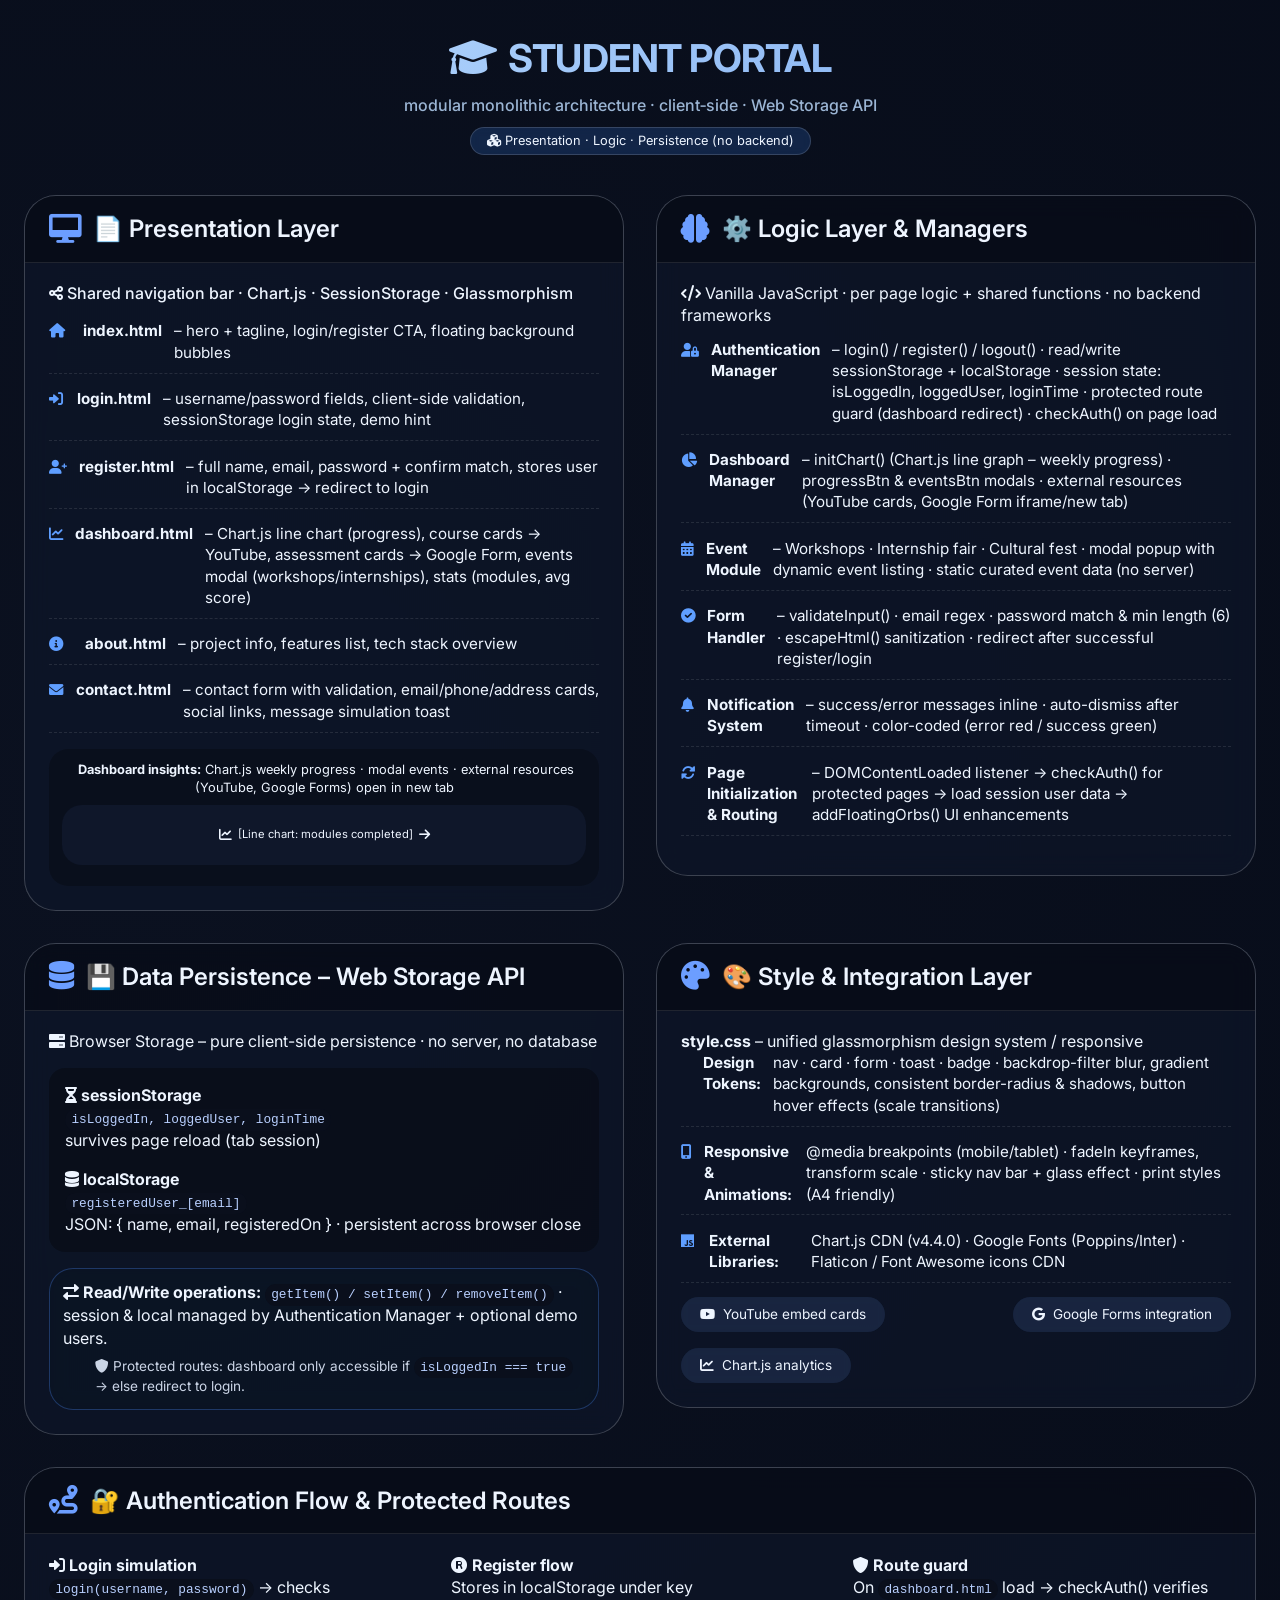
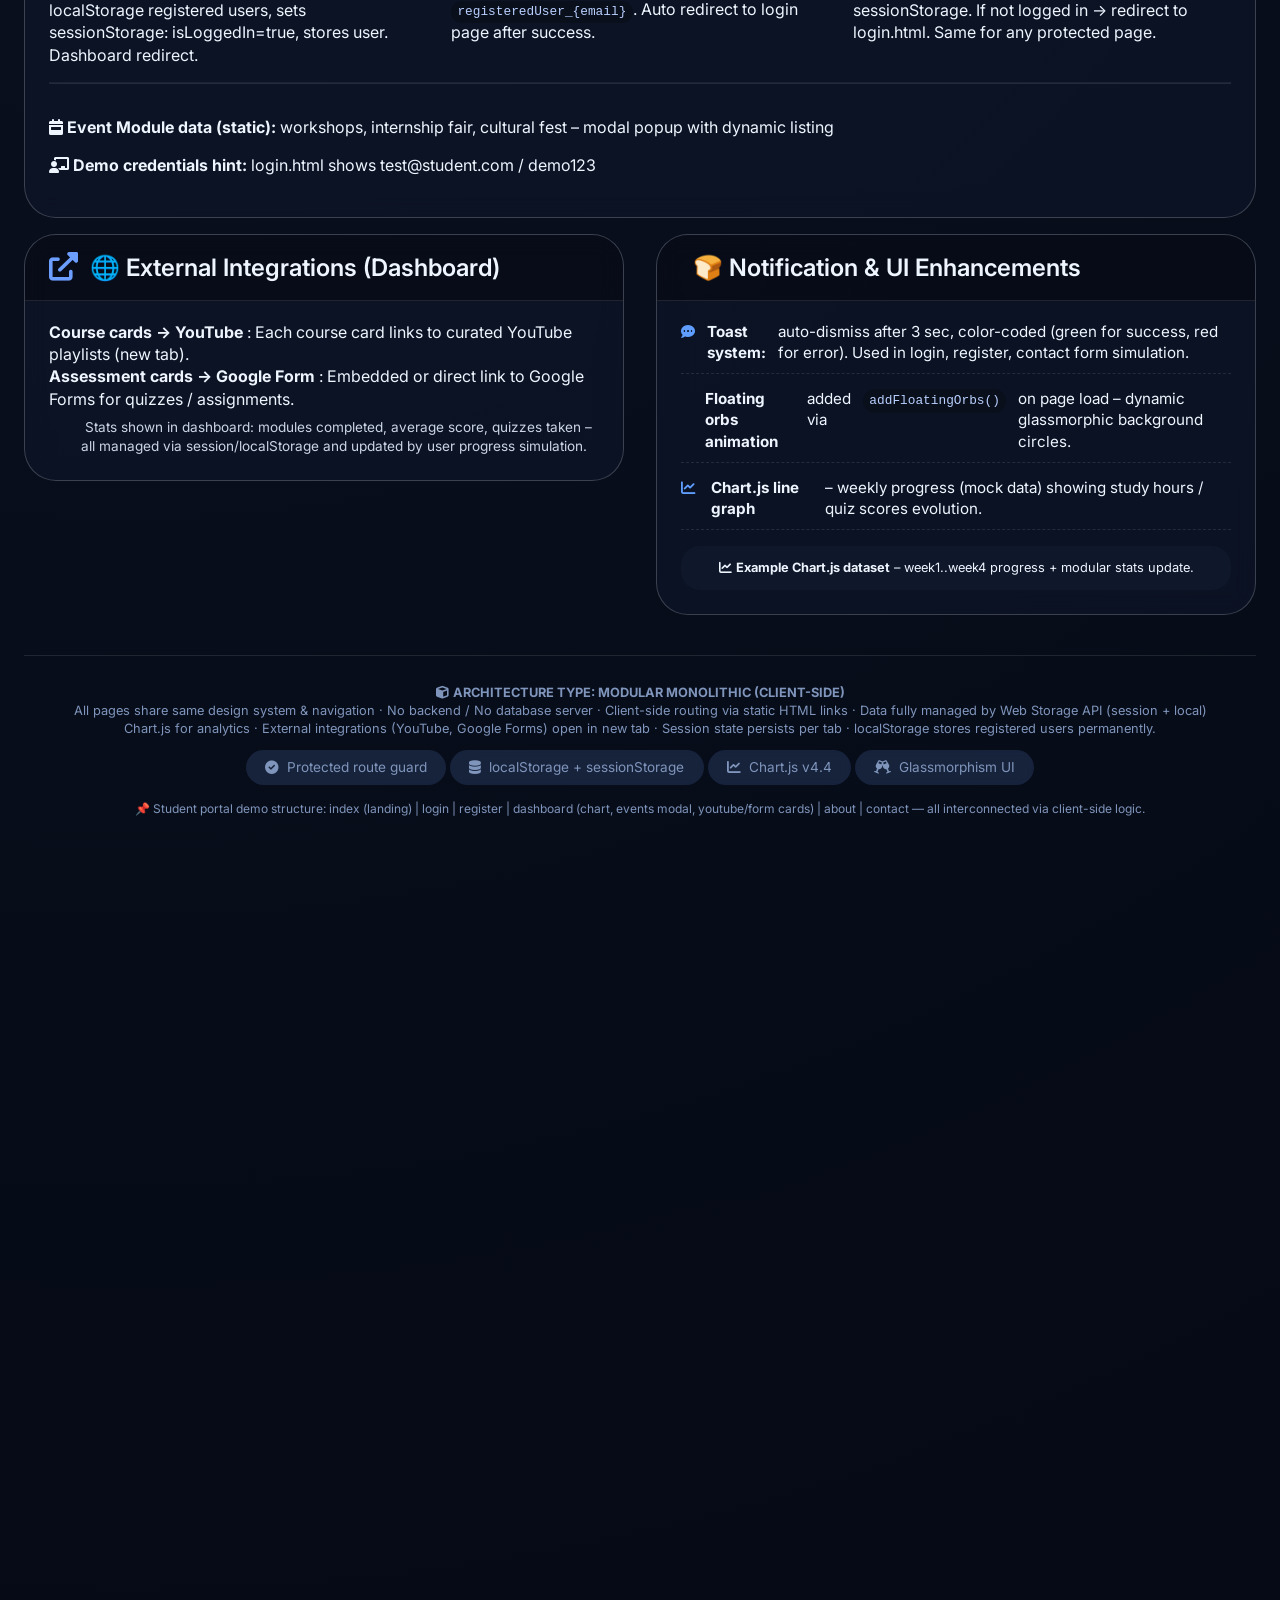
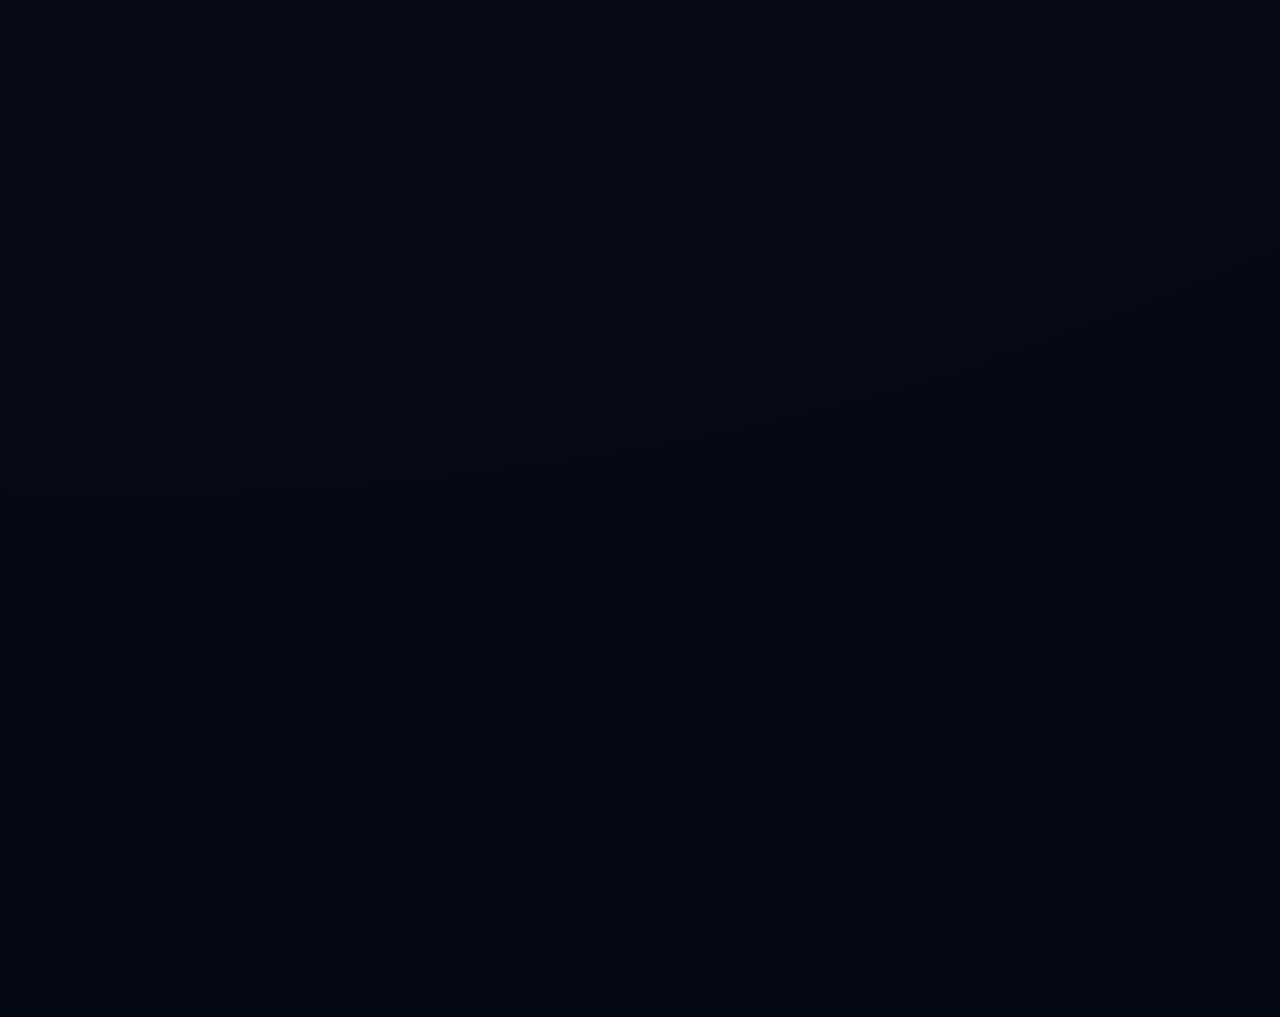
<file: diagram.html>
<!DOCTYPE html>
<html lang="en">
<head>
    <meta charset="UTF-8">
    <meta name="viewport" content="width=device-width, initial-scale=1.0, user-scalable=yes">
    <title>Student Portal Architecture | Modular Monolithic Diagram</title>
    <!-- Google Fonts + Font Awesome (clean icons) -->
    <link href="https://fonts.googleapis.com/css2?family=Inter:opsz,wght@14..32,300;14..32,400;14..32,500;14..32,600;14..32,700&display=swap" rel="stylesheet">
    <link rel="stylesheet" href="https://cdnjs.cloudflare.com/ajax/libs/font-awesome/6.0.0-beta3/css/all.min.css">
    <style>
        * {
            margin: 0;
            padding: 0;
            box-sizing: border-box;
        }

        body {
            background: radial-gradient(circle at 10% 20%, #0b1120, #030712);
            font-family: 'Inter', sans-serif;
            color: #eef5ff;
            padding: 2rem 1.5rem;
            line-height: 1.4;
        }

        /* main container */
        .arch-container {
            max-width: 1400px;
            margin: 0 auto;
        }

        /* header / title area */
        .hero-title {
            text-align: center;
            margin-bottom: 2.5rem;
        }
        .hero-title h1 {
            font-size: 2.4rem;
            font-weight: 700;
            background: linear-gradient(135deg, #C0E0FF, #7aa9f0);
            -webkit-background-clip: text;
            background-clip: text;
            color: transparent;
            letter-spacing: -0.5px;
        }
        .hero-title p {
            color: #9bb5d4;
            margin-top: 0.5rem;
            font-weight: 500;
        }
        .badge-arch {
            background: rgba(59,130,246,0.2);
            backdrop-filter: blur(4px);
            padding: 0.25rem 1rem;
            border-radius: 40px;
            display: inline-block;
            font-size: 0.8rem;
            margin-top: 0.7rem;
            border: 1px solid rgba(255,255,255,0.15);
        }

        /* LAYOUT: two column structure (presentation + logic/storage) */
        .arch-grid {
            display: grid;
            grid-template-columns: 1fr 1fr;
            gap: 2rem;
            margin-bottom: 2rem;
        }
        @media (max-width: 880px) {
            .arch-grid {
                grid-template-columns: 1fr;
                gap: 1.8rem;
            }
        }

        /* glass card modules */
        .glass-module {
            background: rgba(15, 25, 45, 0.55);
            backdrop-filter: blur(12px);
            border-radius: 2rem;
            border: 1px solid rgba(255,255,255,0.2);
            overflow: hidden;
            transition: transform 0.2s ease;
            height: fit-content;
        }
        .glass-module:hover {
            transform: translateY(-3px);
            border-color: rgba(100, 160, 255, 0.4);
        }
        .module-header {
            background: rgba(0, 0, 0, 0.35);
            padding: 1rem 1.5rem;
            border-bottom: 1px solid rgba(255,255,255,0.1);
            display: flex;
            align-items: center;
            gap: 12px;
        }
        .module-header i {
            font-size: 1.8rem;
            color: #6c9eff;
        }
        .module-header h2 {
            font-size: 1.5rem;
            font-weight: 600;
        }
        .module-body {
            padding: 1.2rem 1.5rem 1.5rem;
        }
        .feature-list {
            list-style: none;
        }
        .feature-list li {
            margin-bottom: 0.9rem;
            display: flex;
            align-items: baseline;
            gap: 12px;
            font-size: 0.95rem;
            border-bottom: 1px dashed rgba(255,255,255,0.1);
            padding-bottom: 0.6rem;
        }
        .feature-list li i {
            width: 24px;
            color: #5f9eff;
            font-size: 0.9rem;
            margin-top: 2px;
        }
        .sub-group {
            margin-left: 2rem;
            margin-top: 0.5rem;
            font-size: 0.85rem;
            color: #cbd5e6;
        }
        .tag {
            background: rgba(0,0,0,0.45);
            border-radius: 20px;
            padding: 0.2rem 0.8rem;
            font-size: 0.7rem;
            font-weight: 500;
            display: inline-block;
            margin-left: 8px;
            letter-spacing: 0.3px;
        }

        /* data persistence card */
        .storage-card {
            background: rgba(10, 20, 35, 0.7);
            backdrop-filter: blur(12px);
            border-radius: 1.5rem;
            border: 1px solid rgba(80, 140, 255, 0.3);
            margin-top: 1rem;
        }
        .inline-code {
            font-family: monospace;
            background: #0a0f1c;
            padding: 0.2rem 0.4rem;
            border-radius: 12px;
            font-size: 0.8rem;
            color: #b9d0ff;
        }

        /* external libraries & style row */
        .info-row {
            display: flex;
            flex-wrap: wrap;
            gap: 1rem;
            margin: 2rem 0 1rem;
            justify-content: space-between;
            align-items: center;
        }
        .tech-badge {
            background: rgba(30, 45, 75, 0.7);
            border-radius: 60px;
            padding: 0.5rem 1.2rem;
            font-size: 0.85rem;
            display: inline-flex;
            align-items: center;
            gap: 8px;
            backdrop-filter: blur(4px);
        }
        hr {
            border-color: rgba(255,255,255,0.1);
            margin: 1rem 0;
        }

        /* footer note */
        .arch-footer {
            text-align: center;
            margin-top: 2.5rem;
            font-size: 0.8rem;
            color: #7f95bb;
            border-top: 1px solid rgba(255,255,255,0.1);
            padding-top: 1.8rem;
        }

        /* dashboard preview mini */
        .dashboard-preview {
            background: rgba(0,0,0,0.25);
            border-radius: 1.2rem;
            margin-top: 1rem;
            padding: 0.8rem;
            text-align: center;
            font-size: 0.8rem;
        }
        .mini-chart-placeholder {
            background: #0f172a;
            border-radius: 20px;
            height: 60px;
            margin: 8px 0;
            display: flex;
            align-items: center;
            justify-content: center;
            gap: 6px;
        }
    </style>
</head>
<body>
<div class="arch-container">
    <div class="hero-title">
        <h1><i class="fas fa-graduation-cap" style="margin-right: 12px;"></i>STUDENT PORTAL</h1>
        <p>modular monolithic architecture · client‑side · Web Storage API</p>
        <div class="badge-arch"><i class="fas fa-cubes"></i> Presentation · Logic · Persistence (no backend)</div>
    </div>

    <!-- GRID: left column (presentation layer) + right column (logic + data) -->
    <div class="arch-grid">
        <!-- LEFT: PRESENTATION LAYER (HTML PAGES) -->
        <div class="glass-module">
            <div class="module-header">
                <i class="fas fa-desktop"></i>
                <h2>📄 Presentation Layer</h2>
            </div>
            <div class="module-body">
                <p style="margin-bottom: 1rem; font-weight: 500;"><i class="fas fa-share-alt"></i> Shared navigation bar · Chart.js · SessionStorage · Glassmorphism</p>
                <ul class="feature-list">
                    <li><i class="fas fa-home"></i> <strong>index.html</strong> – hero + tagline, login/register CTA, floating background bubbles</li>
                    <li><i class="fas fa-sign-in-alt"></i> <strong>login.html</strong> – username/password fields, client-side validation, sessionStorage login state, demo hint</li>
                    <li><i class="fas fa-user-plus"></i> <strong>register.html</strong> – full name, email, password + confirm match, stores user in localStorage → redirect to login</li>
                    <li><i class="fas fa-chart-line"></i> <strong>dashboard.html</strong> – Chart.js line chart (progress), course cards → YouTube, assessment cards → Google Form, events modal (workshops/internships), stats (modules, avg score)</li>
                    <li><i class="fas fa-info-circle"></i> <strong>about.html</strong> – project info, features list, tech stack overview</li>
                    <li><i class="fas fa-envelope"></i> <strong>contact.html</strong> – contact form with validation, email/phone/address cards, social links, message simulation toast</li>
                </ul>
                <div class="dashboard-preview">
                    <i class="fas fa-chart-simple"></i> <strong>Dashboard insights:</strong> Chart.js weekly progress · modal events · external resources (YouTube, Google Forms) open in new tab
                    <div class="mini-chart-placeholder">
                        <i class="fas fa-chart-line"></i> <span style="font-size:0.7rem;">[Line chart: modules completed]</span> <i class="fas fa-arrow-right"></i>
                    </div>
                </div>
            </div>
        </div>

        <!-- RIGHT: LOGIC LAYER + MODULES -->
        <div class="glass-module">
            <div class="module-header">
                <i class="fas fa-brain"></i>
                <h2>⚙️ Logic Layer & Managers</h2>
            </div>
            <div class="module-body">
                <p style="margin-bottom: 12px;"><i class="fas fa-code"></i> Vanilla JavaScript · per page logic + shared functions · no backend frameworks</p>
                <ul class="feature-list">
                    <li><i class="fas fa-user-lock"></i> <strong>Authentication Manager</strong> – login() / register() / logout() · read/write sessionStorage + localStorage · session state: isLoggedIn, loggedUser, loginTime · protected route guard (dashboard redirect) · checkAuth() on page load</li>
                    <li><i class="fas fa-chart-pie"></i> <strong>Dashboard Manager</strong> – initChart() (Chart.js line graph – weekly progress) · progressBtn & eventsBtn modals · external resources (YouTube cards, Google Form iframe/new tab)</li>
                    <li><i class="fas fa-calendar-alt"></i> <strong>Event Module</strong> – Workshops · Internship fair · Cultural fest · modal popup with dynamic event listing · static curated event data (no server)</li>
                    <li><i class="fas fa-check-circle"></i> <strong>Form Handler</strong> – validateInput() · email regex · password match & min length (6) · escapeHtml() sanitization · redirect after successful register/login</li>
                    <li><i class="fas fa-bell"></i> <strong>Notification System</strong> – success/error messages inline · auto-dismiss after timeout · color-coded (error red / success green)</li>
                    <li><i class="fas fa-sync-alt"></i> <strong>Page Initialization & Routing</strong> – DOMContentLoaded listener → checkAuth() for protected pages → load session user data → addFloatingOrbs() UI enhancements</li>
                </ul>
            </div>
        </div>
    </div>

    <!-- SECOND ROW: Data Persistence + Style/Integration + external integrations -->
    <div class="arch-grid" style="margin-top: 0;">
        <!-- Web Storage & Persistence -->
        <div class="glass-module">
            <div class="module-header">
                <i class="fas fa-database"></i>
                <h2>💾 Data Persistence – Web Storage API</h2>
            </div>
            <div class="module-body">
                <p><i class="fas fa-server"></i> Browser Storage – pure client-side persistence · no server, no database</p>
                <div style="background: rgba(0,0,0,0.3); border-radius: 1rem; padding: 1rem; margin: 1rem 0;">
                    <div style="display: flex; gap: 1rem; flex-wrap: wrap;">
                        <div><i class="fas fa-hourglass-half"></i> <strong>sessionStorage</strong><br><span class="inline-code">isLoggedIn, loggedUser, loginTime</span><br>survives page reload (tab session)</div>
                        <div><i class="fas fa-database"></i> <strong>localStorage</strong><br><span class="inline-code">registeredUser_[email]</span><br>JSON: { name, email, registeredOn } · persistent across browser close</div>
                    </div>
                </div>
                <div class="storage-card" style="padding: 0.8rem; margin-top: 5px;">
                    <i class="fas fa-exchange-alt"></i> <strong>Read/Write operations:</strong> <span class="inline-code">getItem() / setItem() / removeItem()</span> · session & local managed by Authentication Manager + optional demo users.
                    <div class="sub-group"><i class="fas fa-shield-alt"></i> Protected routes: dashboard only accessible if <span class="inline-code">isLoggedIn === true</span> → else redirect to login.</div>
                </div>
            </div>
        </div>

        <!-- Style & Integration + external libraries / chart.js -->
        <div class="glass-module">
            <div class="module-header">
                <i class="fas fa-palette"></i>
                <h2>🎨 Style & Integration Layer</h2>
            </div>
            <div class="module-body">
                <p><strong>style.css</strong> – unified glassmorphism design system / responsive</p>
                <ul class="feature-list">
                    <li><i class="fas fa-blur"></i> <strong>Design Tokens:</strong> nav · card · form · toast · badge · backdrop-filter blur, gradient backgrounds, consistent border-radius & shadows, button hover effects (scale transitions)</li>
                    <li><i class="fas fa-mobile-alt"></i> <strong>Responsive & Animations:</strong> @media breakpoints (mobile/tablet) · fadeIn keyframes, transform scale · sticky nav bar + glass effect · print styles (A4 friendly)</li>
                    <li><i class="fab fa-js"></i> <strong>External Libraries:</strong> Chart.js CDN (v4.4.0) · Google Fonts (Poppins/Inter) · Flaticon / Font Awesome icons CDN</li>
                </ul>
                <div class="info-row" style="margin: 0.5rem 0 0;">
                    <span class="tech-badge"><i class="fab fa-youtube"></i> YouTube embed cards</span>
                    <span class="tech-badge"><i class="fab fa-google"></i> Google Forms integration</span>
                    <span class="tech-badge"><i class="fas fa-chart-line"></i> Chart.js analytics</span>
                </div>
            </div>
        </div>
    </div>

    <!-- ADDITIONAL DETAILS: Auth flow + Events + Protected Route -->
    <div class="glass-module" style="margin-top: 1rem;">
        <div class="module-header">
            <i class="fas fa-route"></i>
            <h2>🔐 Authentication Flow & Protected Routes</h2>
        </div>
        <div class="module-body">
            <div style="display: flex; flex-wrap: wrap; gap: 1.5rem; justify-content: space-between;">
                <div style="flex:1; min-width: 200px;">
                    <i class="fas fa-sign-in-alt"></i> <strong>Login simulation</strong><br>
                    <span class="inline-code">login(username, password)</span> → checks localStorage registered users, sets sessionStorage: isLoggedIn=true, stores user. Dashboard redirect.
                </div>
                <div style="flex:1; min-width: 200px;">
                    <i class="fas fa-registered"></i> <strong>Register flow</strong><br>
                    Stores in localStorage under key <span class="inline-code">registeredUser_{email}</span>. Auto redirect to login page after success.
                </div>
                <div style="flex:1; min-width: 200px;">
                    <i class="fas fa-shield-alt"></i> <strong>Route guard</strong><br>
                    On <span class="inline-code">dashboard.html</span> load → checkAuth() verifies sessionStorage. If not logged in → redirect to login.html. Same for any protected page.
                </div>
            </div>
            <hr>
            <div class="info-row" style="justify-content: flex-start;">
                <div><i class="fas fa-calendar-week"></i> <strong>Event Module data (static):</strong> workshops, internship fair, cultural fest – modal popup with dynamic listing</div>
                <div><i class="fas fa-chalkboard-user"></i> <strong>Demo credentials hint:</strong> login.html shows test@student.com / demo123</div>
            </div>
        </div>
    </div>

    <!-- EXTERNAL RESOURCES INTEGRATION (YOUTUBE + GOOGLE FORMS) -->
    <div class="arch-grid" style="margin-top: 1rem;">
        <div class="glass-module">
            <div class="module-header">
                <i class="fas fa-external-link-alt"></i>
                <h2>🌐 External Integrations (Dashboard)</h2>
            </div>
            <div class="module-body">
                <p><strong>Course cards → YouTube</strong> : Each course card links to curated YouTube playlists (new tab). <br>
                <strong>Assessment cards → Google Form</strong> : Embedded or direct link to Google Forms for quizzes / assignments.</p>
                <div class="sub-group"><i class="fas fa-chart-simple"></i> Stats shown in dashboard: modules completed, average score, quizzes taken – all managed via session/localStorage and updated by user progress simulation.</div>
            </div>
        </div>
        <div class="glass-module">
            <div class="module-header">
                <i class="fas fa-toast"></i>
                <h2>🍞 Notification & UI Enhancements</h2>
            </div>
            <div class="module-body">
                <ul class="feature-list">
                    <li><i class="fas fa-comment-dots"></i> <strong>Toast system:</strong> auto-dismiss after 3 sec, color-coded (green for success, red for error). Used in login, register, contact form simulation.</li>
                    <li><i class="fas fa-bubble"></i> <strong>Floating orbs animation</strong> added via <span class="inline-code">addFloatingOrbs()</span> on page load – dynamic glassmorphic background circles.</li>
                    <li><i class="fas fa-chart-line"></i> <strong>Chart.js line graph</strong> – weekly progress (mock data) showing study hours / quiz scores evolution.</li>
                </ul>
                <div class="dashboard-preview" style="background: #0f172a;">
                    <i class="fas fa-chart-line"></i> <strong>Example Chart.js dataset</strong> – week1..week4 progress + modular stats update.
                </div>
            </div>
        </div>
    </div>

    <!-- ARCHITECTURE SUMMARY + CLIENT-SIDE ROUTING -->
    <div class="arch-footer">
        <p><i class="fas fa-cube"></i> <strong>ARCHITECTURE TYPE: MODULAR MONOLITHIC (CLIENT-SIDE)</strong><br>
        All pages share same design system & navigation · No backend / No database server · Client-side routing via static HTML links · Data fully managed by Web Storage API (session + local)<br>
        Chart.js for analytics · External integrations (YouTube, Google Forms) open in new tab · Session state persists per tab · localStorage stores registered users permanently.</p>
        <div style="margin-top: 12px;">
            <span class="tech-badge"><i class="fas fa-check-circle"></i> Protected route guard</span>
            <span class="tech-badge"><i class="fas fa-database"></i> localStorage + sessionStorage</span>
            <span class="tech-badge"><i class="fas fa-chart-line"></i> Chart.js v4.4</span>
            <span class="tech-badge"><i class="fas fa-glass-cheers"></i> Glassmorphism UI</span>
        </div>
        <p style="margin-top: 1rem; font-size: 0.75rem;">📌 Student portal demo structure: index (landing) | login | register | dashboard (chart, events modal, youtube/form cards) | about | contact — all interconnected via client-side logic.</p>
    </div>
</div>

<!-- small interactive simulation? not required but adds architectural proof-of-concept: diagram remains static but shows the exact modules from your spec -->
<script>
    // purely visual enhancement: floating orbs generation to match the spec's "addFloatingOrbs()"
    (function addFloatingOrbs() {
        const orbCount = 8;
        for (let i = 0; i < orbCount; i++) {
            const orb = document.createElement('div');
            orb.classList.add('orb');
            const size = Math.floor(Math.random() * 280) + 100;
            orb.style.width = `${size}px`;
            orb.style.height = `${size}px`;
            orb.style.left = `${Math.random() * 90}%`;
            orb.style.top = `${Math.random() * 100}%`;
            orb.style.animationDelay = `${Math.random() * 10}s`;
            orb.style.animationDuration = `${15 + Math.random() * 15}s`;
            document.body.appendChild(orb);
        }
    })();

    // optional: micro interaction to simulate dashboard notification (not altering main diagram)
    // just to reflect that notification system exists, console log greeting
    console.log("Student Portal Architecture — Modular Monolithic (Client-side) | SessionStorage + LocalStorage | Chart.js ready");
    // Also to showcase that the authManager concept works, but this is a diagrammatic view.
    // Additional note: demo credentials hint and form validation logic is part of modules described.
</script>

<!-- design note: the page represents the complete student portal structure 
     as per the provided screenshots: presentation layer (HTML files), logic layer with authentication/dashboard/event/form/notification,
     data persistence via web storage, style/glassmorphism, chart.js and external resources -->
</body>
</html>
</file>
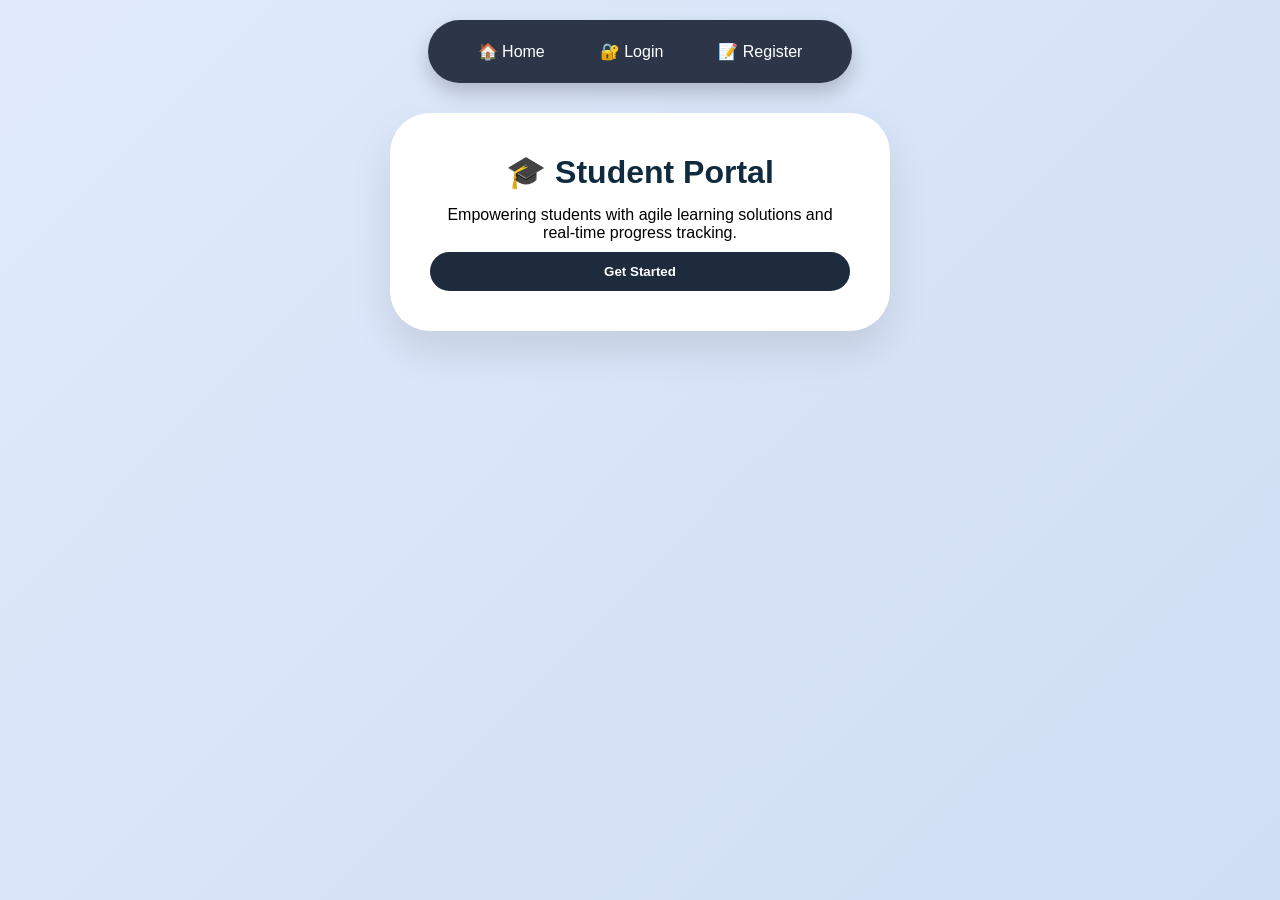
<file: rough.html>
<!DOCTYPE html>
<html lang="en">
<head>
    <title>Student Portal | Gateway</title>
    <meta charset="UTF-8">
    <meta name="viewport" content="width=device-width, initial-scale=1.0">
    <style>
        * { margin: 0; padding: 0; box-sizing: border-box; font-family: 'Poppins', sans-serif; }
        body { background: linear-gradient(135deg, #e0eafc, #cfdef3); min-height: 100vh; display: flex; flex-direction: column; align-items: center; padding: 20px; }
        
        nav { background: #0f172ad9; backdrop-filter: blur(12px); padding: 14px 30px; border-radius: 80px; margin-bottom: 30px; display: flex; gap: 15px; box-shadow: 0 10px 20px rgba(0,0,0,0.2); }
        nav a { color: white; text-decoration: none; padding: 8px 20px; border-radius: 40px; transition: 0.3s; cursor: pointer; }
        nav a:hover { background: #f97316; color: #0f172a; }

        .section { display: none; background: white; max-width: 500px; width: 100%; padding: 40px; border-radius: 40px; text-align: center; box-shadow: 0 20px 40px rgba(0,0,0,0.1); }
        .active { display: block; animation: fadeIn 0.5s; }

        h1, h2 { color: #0f2b3d; margin-bottom: 15px; }
        input { width: 100%; padding: 12px; margin: 10px 0; border-radius: 25px; border: 1px solid #ddd; outline: none; }
        button { background: #1e2b3c; color: white; border: none; padding: 12px 30px; border-radius: 30px; cursor: pointer; width: 100%; font-weight: bold; margin-top: 10px; }
        button:hover { background: #f97316; }
        
        @keyframes fadeIn { from { opacity: 0; transform: translateY(10px); } to { opacity: 1; transform: translateY(0); } }
    </style>
</head>
<body>

<nav>
    <a onclick="show('home')">🏠 Home</a>
    <a onclick="show('login')">🔐 Login</a>
    <a onclick="show('register')">📝 Register</a>
</nav>

<div id="home" class="section active">
    <h1>🎓 Student Portal</h1>
    <p>Empowering students with agile learning solutions and real-time progress tracking.</p>
    <button onclick="show('login')">Get Started</button>
</div>

<div id="login" class="section">
    <h2>Welcome Back</h2>
    <input type="text" id="user" placeholder="Email or Username">
    <input type="password" id="pass" placeholder="Password">
    <button onclick="handleLogin()">Login</button>
</div>

<div id="register" class="section">
    <h2>Create Account</h2>
    <input type="text" placeholder="Full Name">
    <input type="email" placeholder="Email">
    <input type="password" placeholder="Password">
    <button onclick="alert('Registration Successful! Please Login.')">Register</button>
</div>

<script>
    function show(id) {
        document.querySelectorAll('.section').forEach(s => s.classList.remove('active'));
        document.getElementById(id).classList.add('active');
    }

    function handleLogin() {
        const u = document.getElementById('user').value;
        const p = document.getElementById('pass').value;
        if(u && p) {
            window.location.href = 'dashboard.html';
        } else {
            alert('Please fill in credentials');
        }
    }
</script>
</body>
</html>
</file>
